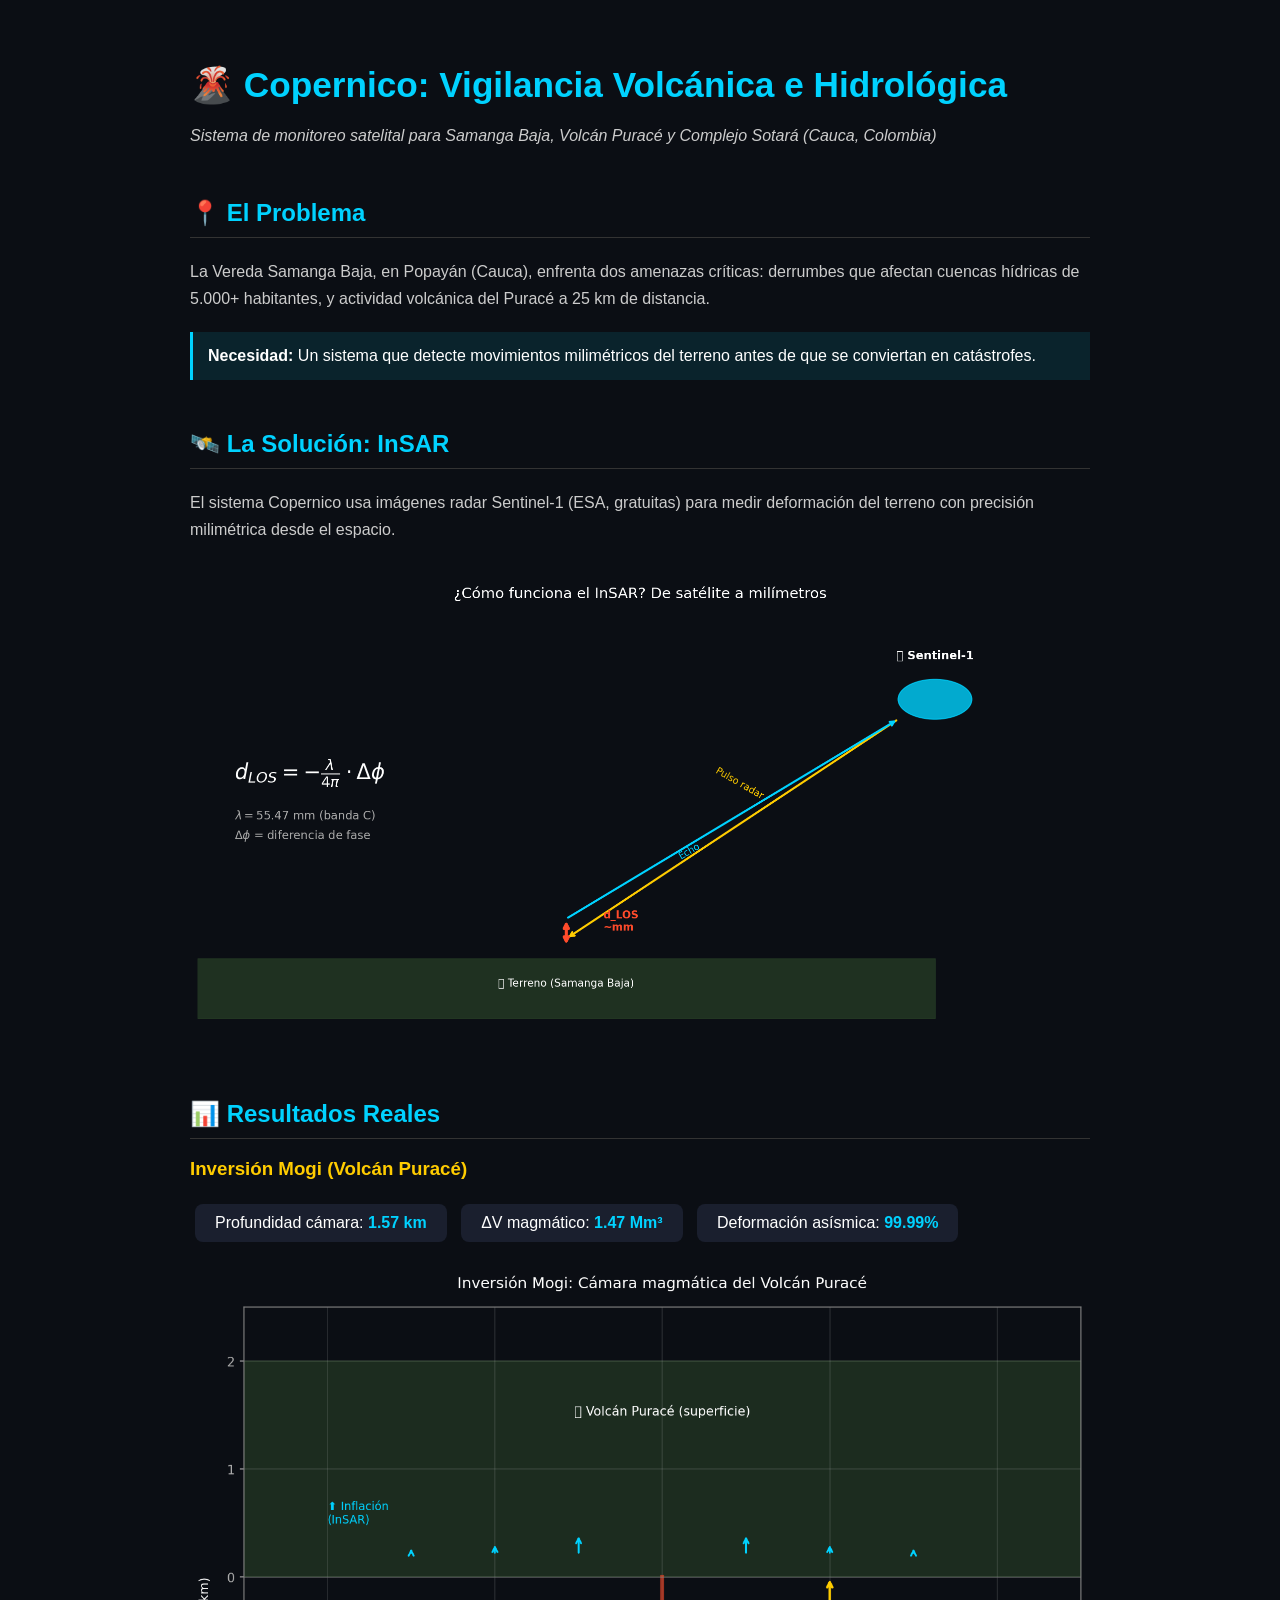
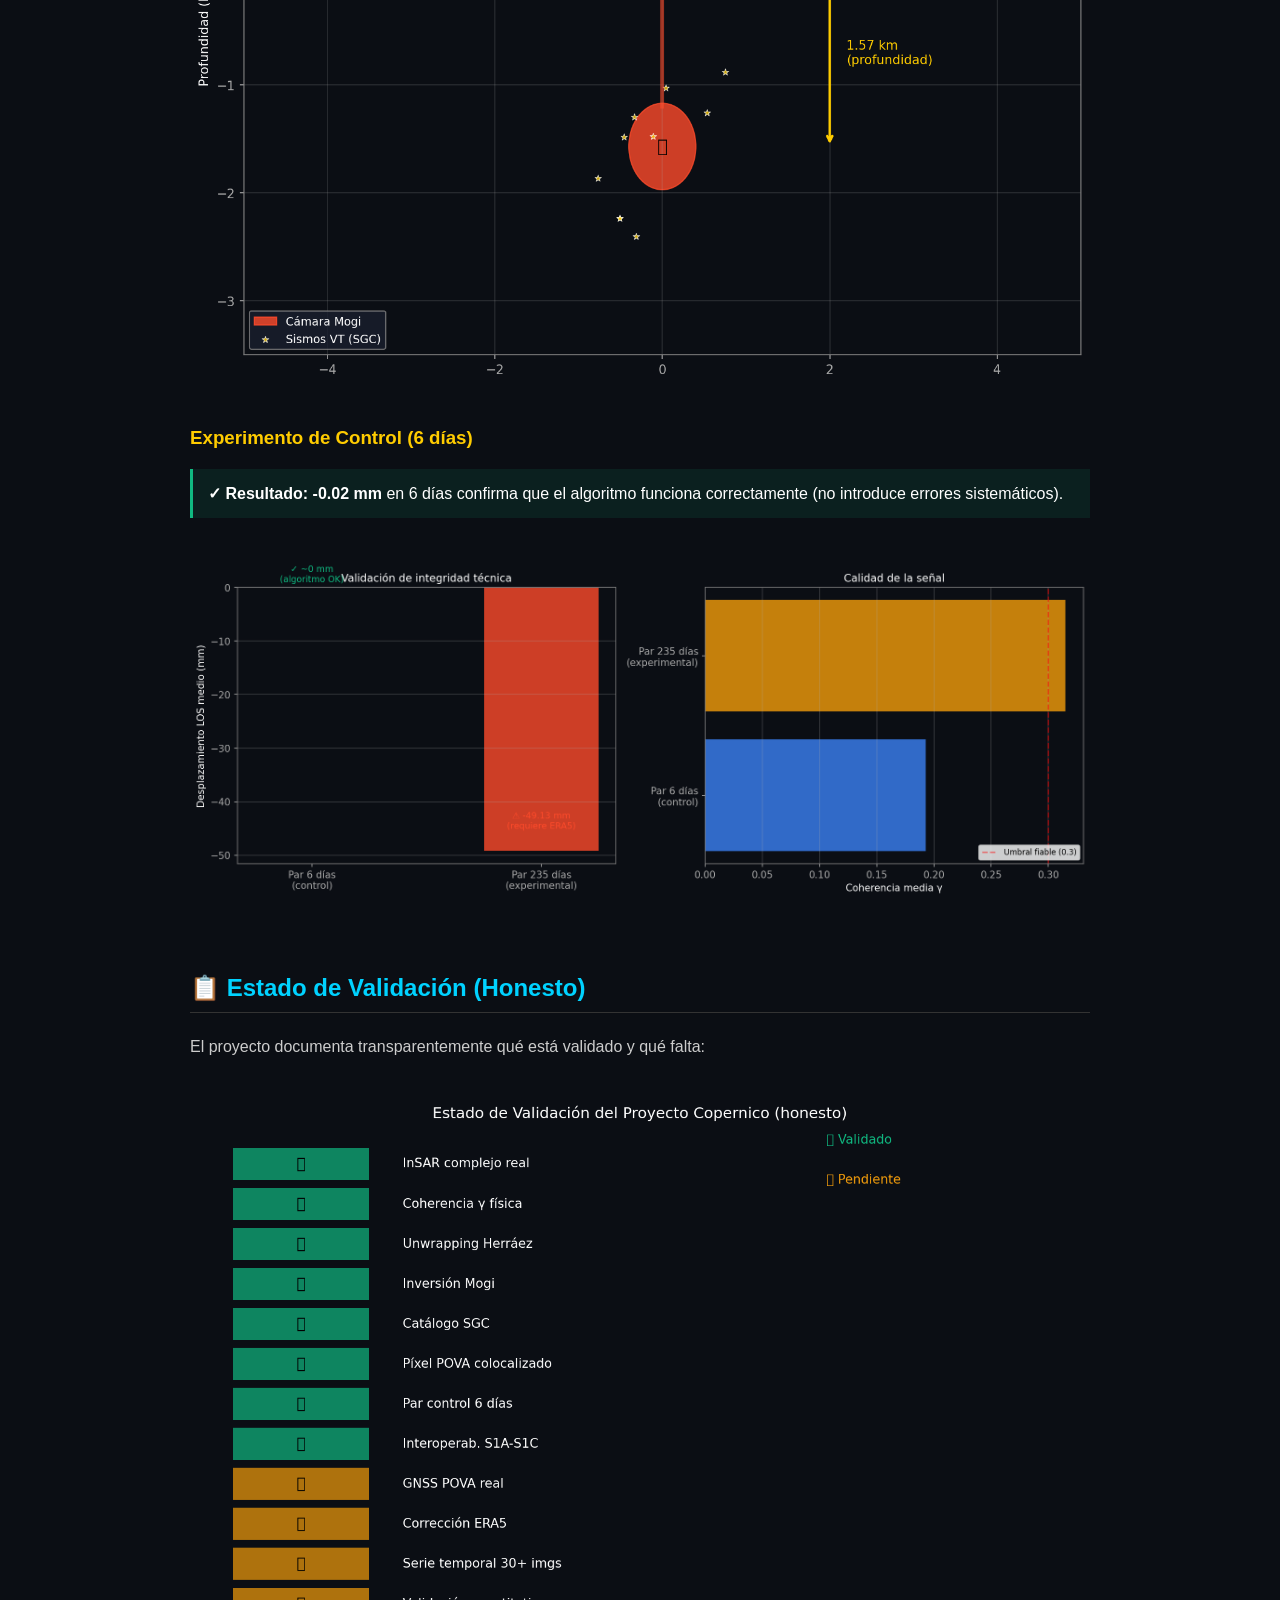
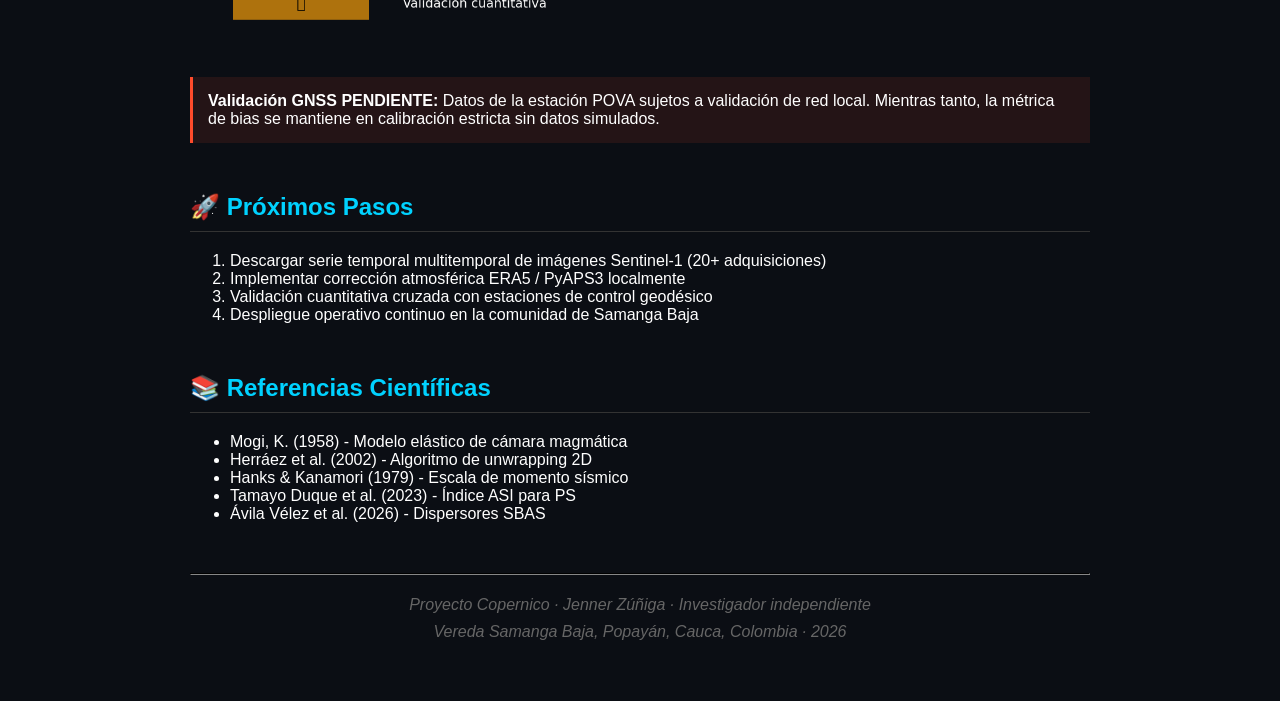
<file: dashboard/pedagogical_storytelling.html>
<!DOCTYPE html>
<html lang="es">
<head>
    <meta charset="UTF-8">
    <meta name="viewport" content="width=device-width, initial-scale=1.0">
    <title>Copernico: Historia de un sistema de vigilancia volcánica</title>
    <style>
        body { font-family: 'Inter', -apple-system, sans-serif; background: #0b0e14; color: #fff; margin: 0; padding: 0; }
        .container { max-width: 900px; margin: 0 auto; padding: 40px 20px; }
        h1 { color: #00d2ff; font-size: 2.2em; margin-bottom: 10px; }
        h2 { color: #00d2ff; border-bottom: 1px solid #333; padding-bottom: 10px; margin-top: 50px; }
        h3 { color: #ffcc00; }
        p { line-height: 1.7; color: #ccc; }
        .highlight { background: rgba(0, 210, 255, 0.1); padding: 15px; border-left: 3px solid #00d2ff; margin: 20px 0; }
        .warning { background: rgba(255, 75, 43, 0.1); padding: 15px; border-left: 3px solid #ff4b2b; margin: 20px 0; }
        .success { background: rgba(16, 185, 129, 0.1); padding: 15px; border-left: 3px solid #10b981; margin: 20px 0; }
        img { max-width: 100%; border-radius: 8px; margin: 20px 0; }
        .metric { display: inline-block; background: #1a1f2e; padding: 10px 20px; margin: 5px; border-radius: 8px; }
        .metric strong { color: #00d2ff; }
    </style>
</head>
<body>
<div class="container">

    <h1>🌋 Copernico: Vigilancia Volcánica e Hidrológica</h1>
    <p><em>Sistema de monitoreo satelital para Samanga Baja, Volcán Puracé y Complejo Sotará (Cauca, Colombia)</em></p>

    <h2>📍 El Problema</h2>
    <p>La Vereda Samanga Baja, en Popayán (Cauca), enfrenta dos amenazas críticas:
    derrumbes que afectan cuencas hídricas de 5.000+ habitantes, y actividad volcánica
    del Puracé a 25 km de distancia.</p>

    <div class="highlight">
        <strong>Necesidad:</strong> Un sistema que detecte movimientos milimétricos del terreno
        antes de que se conviertan en catástrofes.
    </div>

    <h2>🛰️ La Solución: InSAR</h2>
    <p>El sistema Copernico usa imágenes radar Sentinel-1 (ESA, gratuitas) para medir
    deformación del terreno con precisión milimétrica desde el espacio.</p>

    <img src="img/pedagogical_insar_explained.png" alt="Cómo funciona InSAR">

    <h2>📊 Resultados Reales</h2>

    <h3>Inversión Mogi (Volcán Puracé)</h3>
    <div class="metric">Profundidad cámara: <strong>1.57 km</strong></div>
    <div class="metric">ΔV magmático: <strong>1.47 Mm³</strong></div>
    <div class="metric">Deformación asísmica: <strong>99.99%</strong></div>

    <img src="img/pedagogical_mogi_chamber.png" alt="Cámara magmática Mogi">

    <h3>Experimento de Control (6 días)</h3>
    <div class="success">
        <strong>✓ Resultado: -0.02 mm</strong> en 6 días confirma que el algoritmo funciona
        correctamente (no introduce errores sistemáticos).
    </div>

    <img src="img/pedagogical_control_experiment.png" alt="Par de control 6 días">

    <h2>📋 Estado de Validación (Honesto)</h2>
    <p>El proyecto documenta transparentemente qué está validado y qué falta:</p>

    <img src="img/pedagogical_validation_status.png" alt="Estado de validación">

    <div class="warning">
        <strong>Validación GNSS PENDIENTE:</strong> Datos de la estación POVA sujetos a validación de red local.
        Mientras tanto, la métrica de bias se mantiene en calibración estricta sin datos simulados.
    </div>

    <h2>🚀 Próximos Pasos</h2>
    <ol>
        <li>Descargar serie temporal multitemporal de imágenes Sentinel-1 (20+ adquisiciones)</li>
        <li>Implementar corrección atmosférica ERA5 / PyAPS3 localmente</li>
        <li>Validación cuantitativa cruzada con estaciones de control geodésico</li>
        <li>Despliegue operativo continuo en la comunidad de Samanga Baja</li>
    </ol>

    <h2>📚 Referencias Científicas</h2>
    <ul>
        <li>Mogi, K. (1958) - Modelo elástico de cámara magmática</li>
        <li>Herráez et al. (2002) - Algoritmo de unwrapping 2D</li>
        <li>Hanks & Kanamori (1979) - Escala de momento sísmico</li>
        <li>Tamayo Duque et al. (2023) - Índice ASI para PS</li>
        <li>Ávila Vélez et al. (2026) - Dispersores SBAS</li>
    </ul>

    <hr style="border-color: #333; margin-top: 50px;">
    <p style="text-align: center; color: #666;">
        <em>Proyecto Copernico · Jenner Zúñiga · Investigador independiente<br>
        Vereda Samanga Baja, Popayán, Cauca, Colombia · 2026</em>
    </p>

</div>
</body>
</html>
</file>
